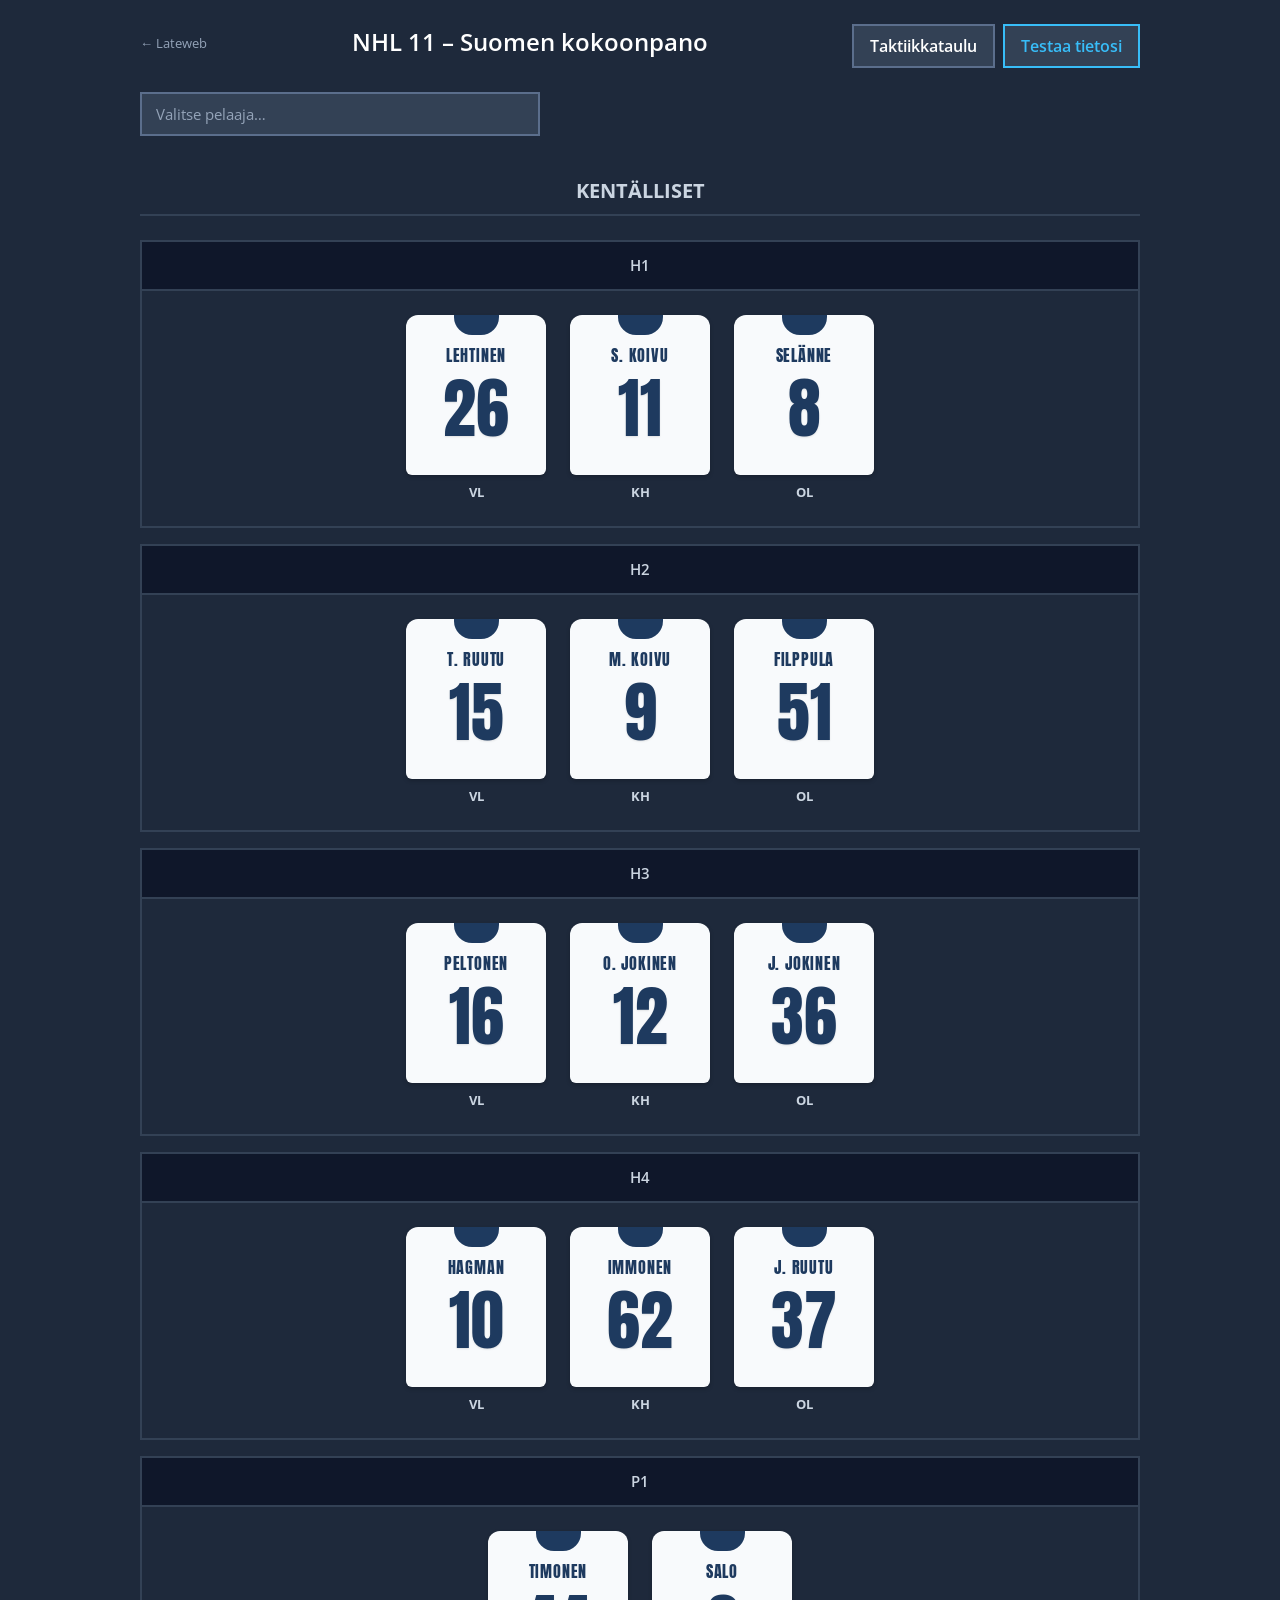
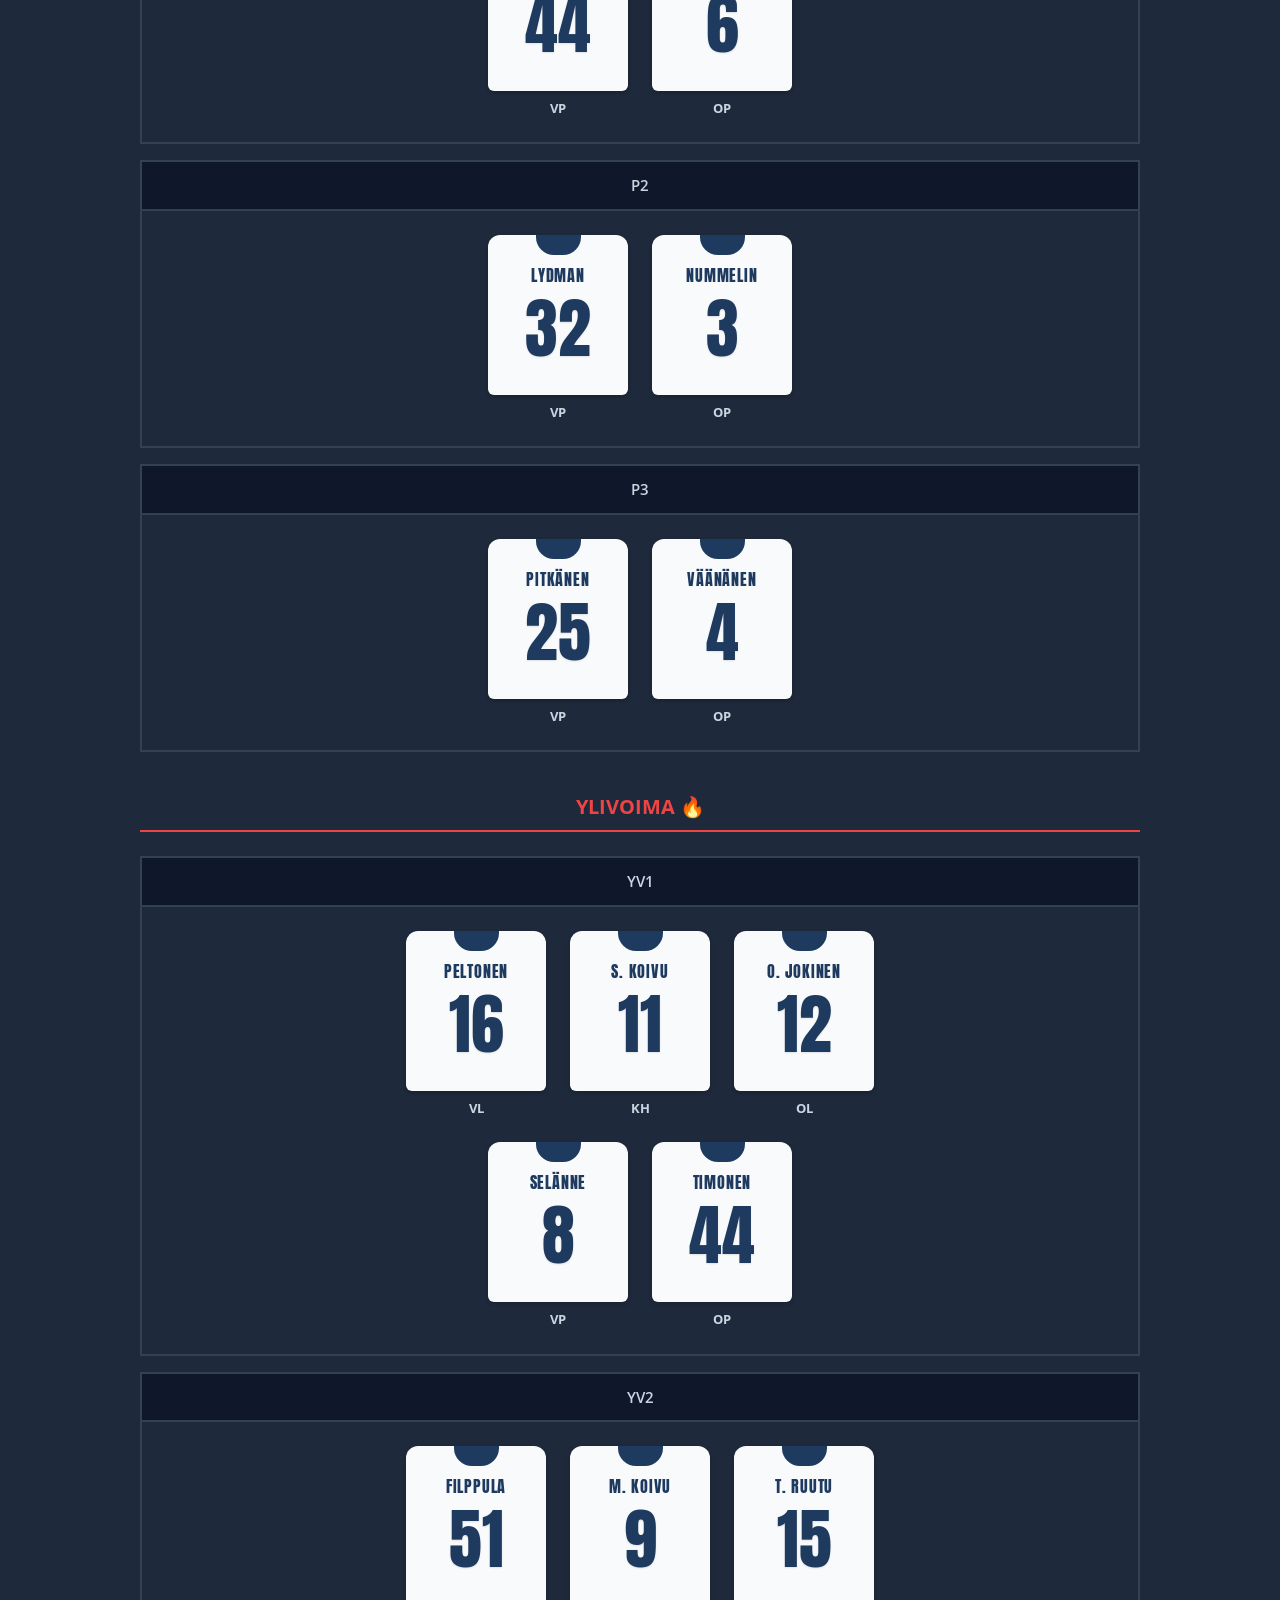
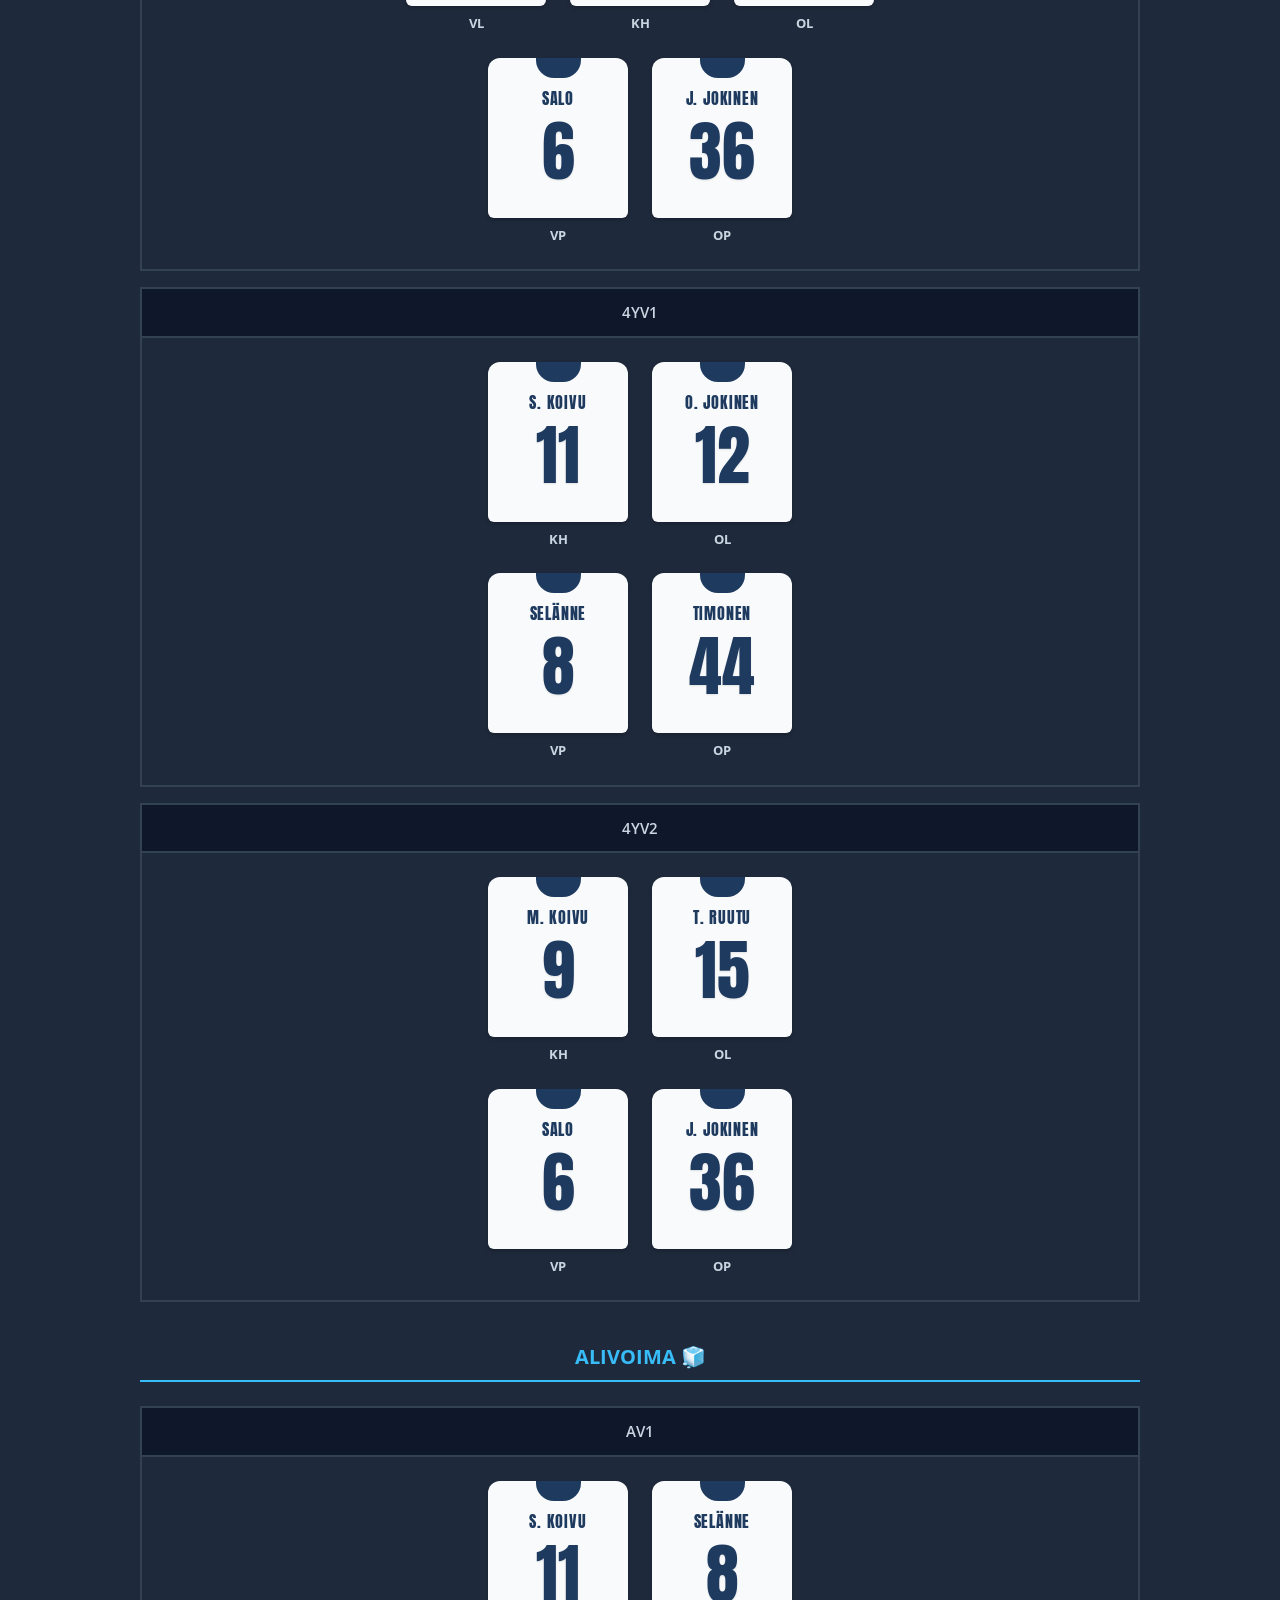
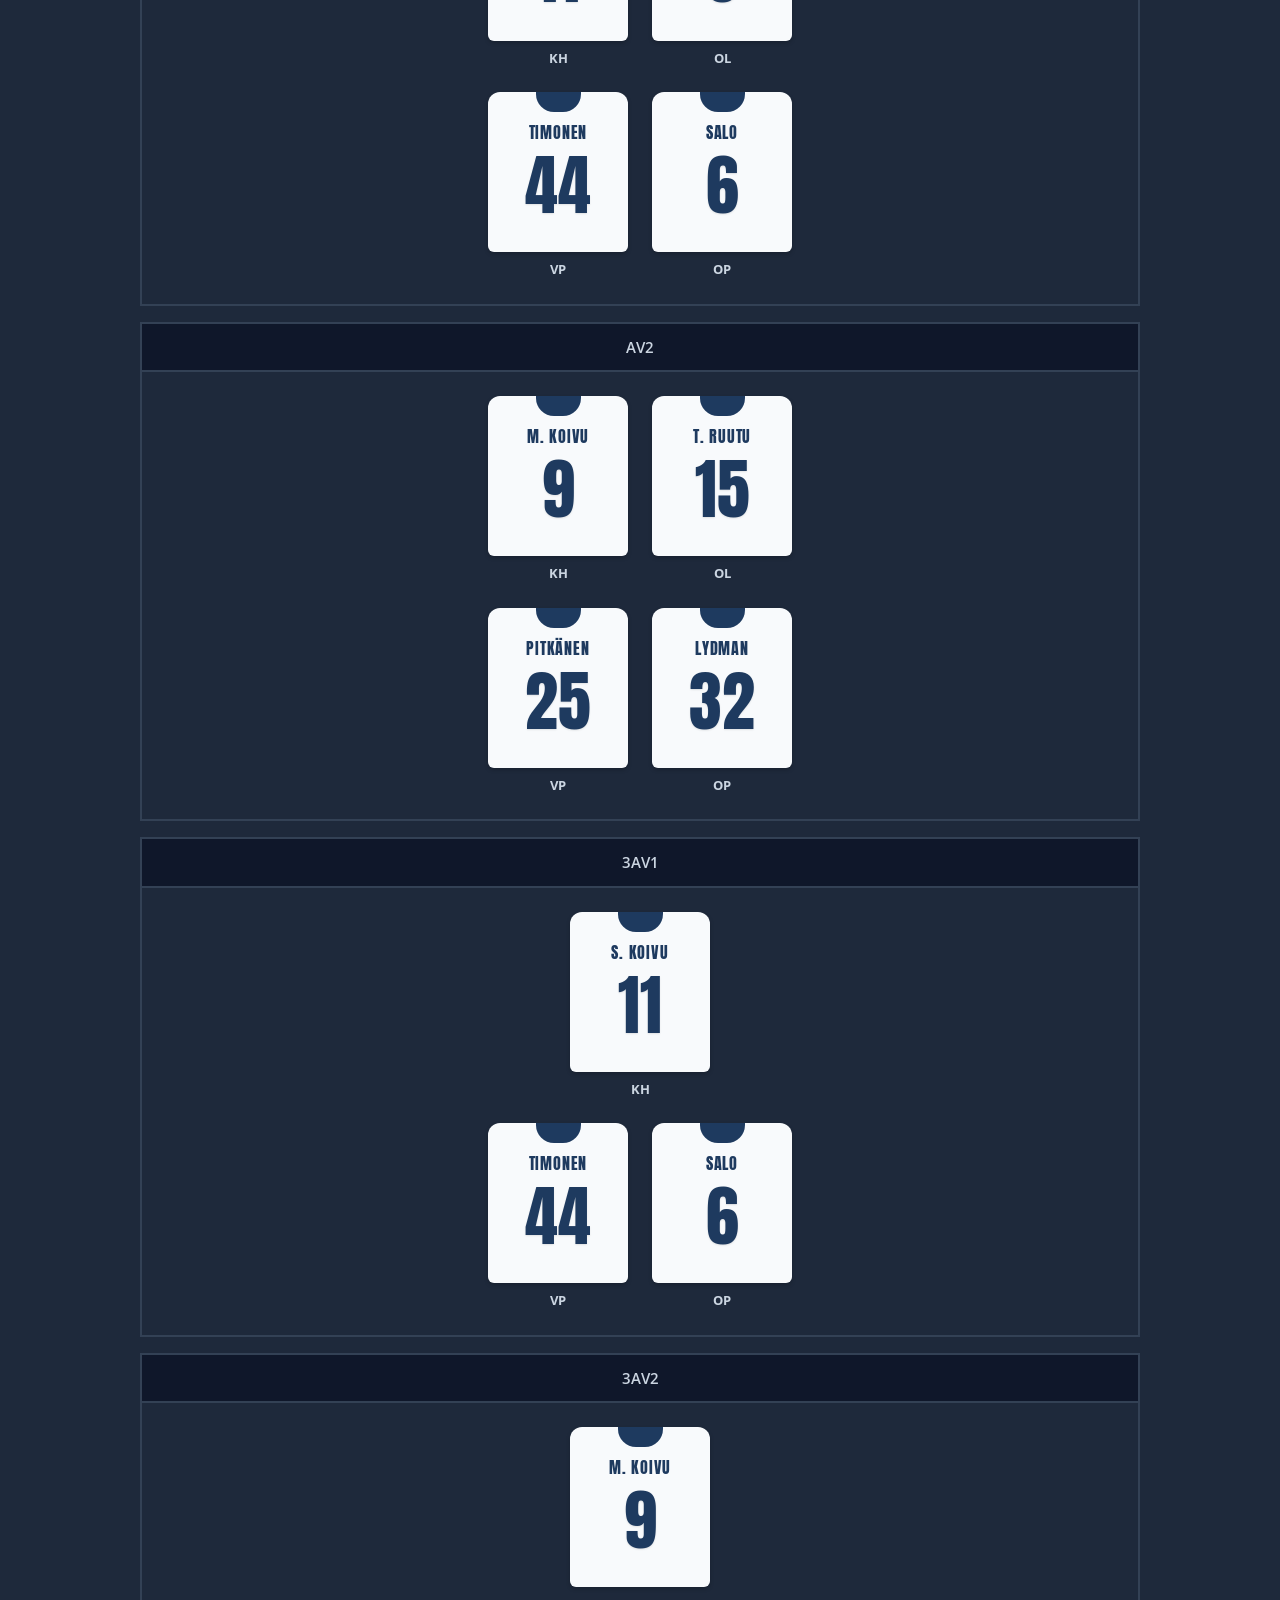
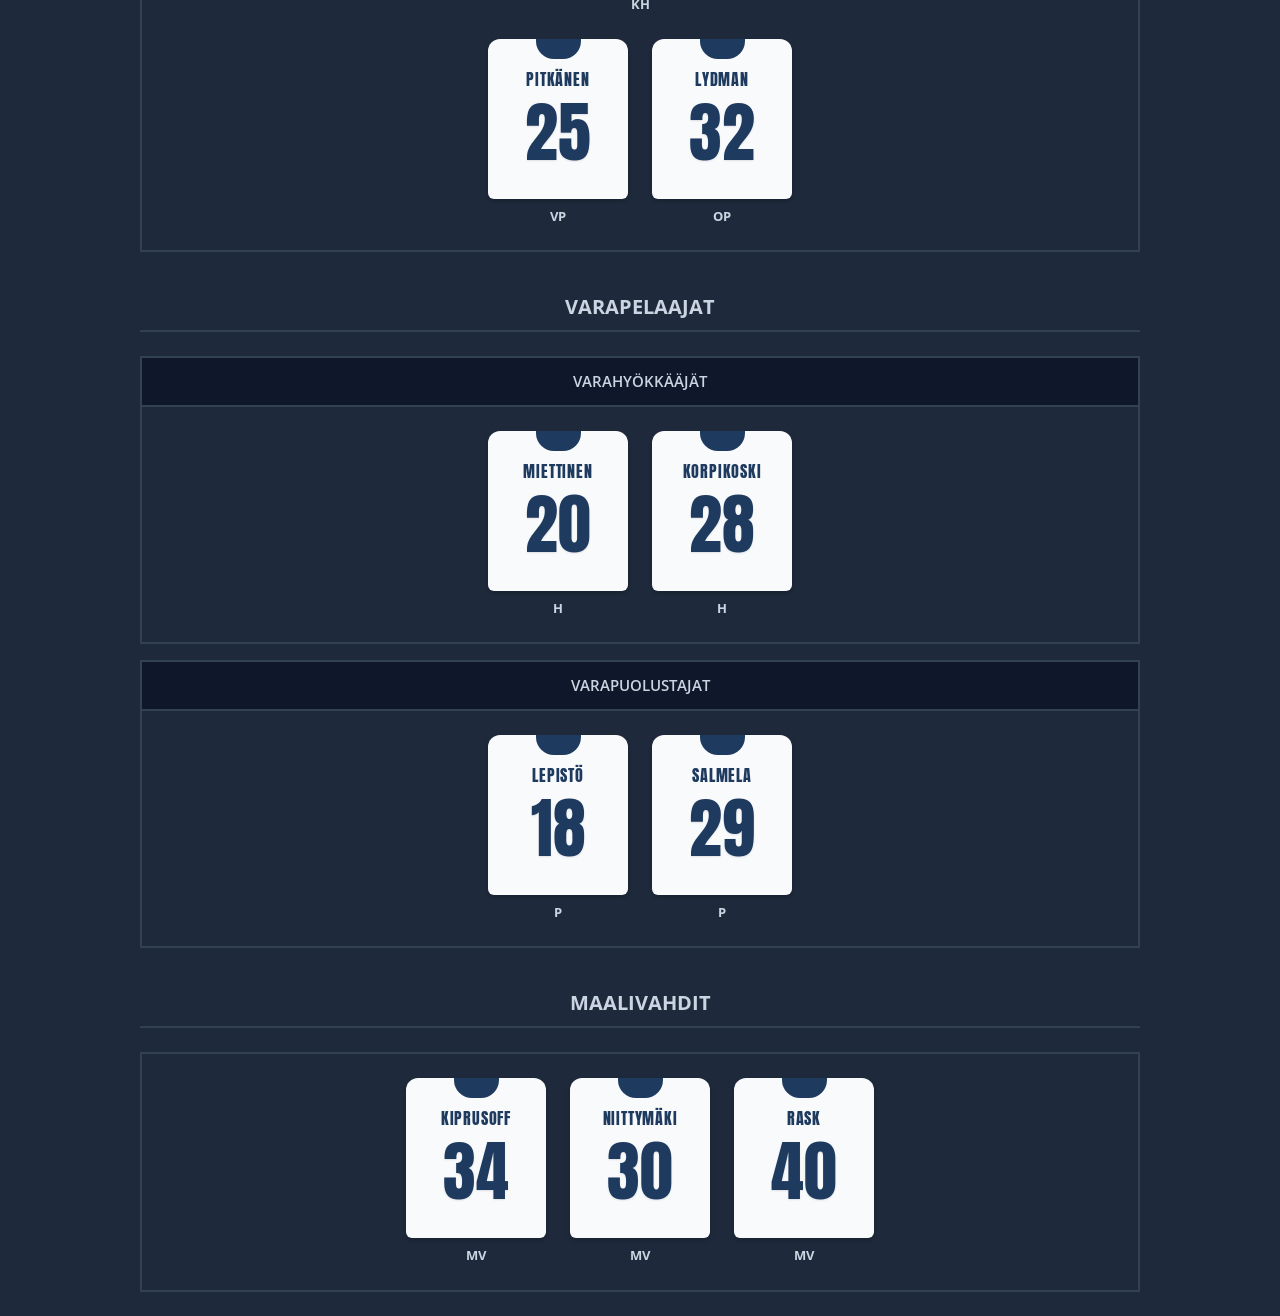
<file: index.html>
<!-- index.html -->
<!DOCTYPE html>
<html lang="fi">
<head>
  <meta charset="UTF-8">
  <meta name="viewport" content="width=device-width, initial-scale=1.0">
  <title>NHL 11 – Suomen kokoonpano</title>
  <link rel="stylesheet" href="css/base.css">
  <link rel="stylesheet" href="css/components/jersey.css">
  <link rel="stylesheet" href="css/layout.css">
  <link rel="stylesheet" href="css/components/player-selection.css">
  <link rel="stylesheet" href="css/components/player-card.css">
  <link rel="stylesheet" href="css/components/lineup.css">
  <link rel="stylesheet" href="css/components/glory-view.css">
  <link rel="stylesheet" href="css/utilities.css">
  <link rel="stylesheet" href="css/responsive.css">
</head>
<body>
  <div class="container">
    <header class="main-header">
      <a href="https://lateweb.github.io" style="font-size:13px; color:#94a3b8; text-decoration:none; display:inline-block; margin-bottom:4px;">← Lateweb</a>
      <h1 class="main-title">NHL 11 – Suomen kokoonpano</h1>
      <div class="header-controls">
        <div class="nav-links">
          <a href="taulu.html" class="nav-btn btn-board">Taktiikkataulu</a>
          <a href="visa.html" class="nav-btn btn-quiz">Testaa tietosi</a>
        </div>
      </div>
    </header>

    <div class="player-list" id="playerList"></div>

    <div class="results" id="results"></div>
  </div>

  <script type="module" src="main.js"></script>
</body>
</html>
</file>
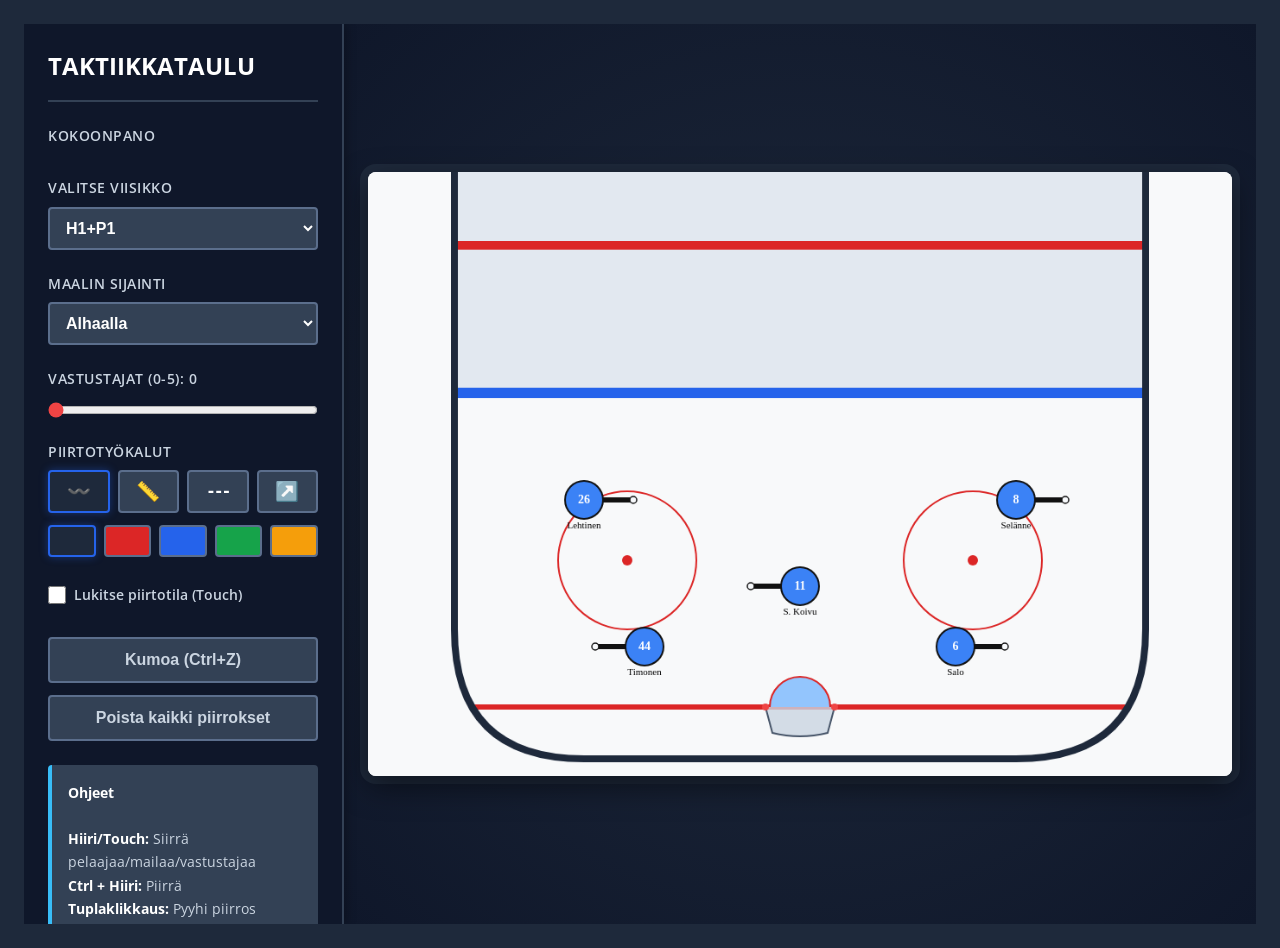
<file: taulu.html>
<!-- taulu.html -->
<!DOCTYPE html>
<html lang="fi">
<head>
  <meta charset="UTF-8" />
  <meta name="viewport" content="width=device-width, initial-scale=1.0" />
  <title>Taktiikkataulu – NHL 11</title>
  <link rel="stylesheet" href="css/base.css" />
  <link rel="stylesheet" href="css/taulu.css" />
</head>
<body>
  <div class="whiteboard-layout">
    <!-- Sidebar toolbar -->
    <aside class="toolbar">
      <h2>Taktiikkataulu</h2>

      <!-- Kokoonpano / Roster selector -->
      <div class="roster-selector">
        <label>Kokoonpano</label>
        <div id="rosterSelectorContainer"></div>
      </div>

      <!-- Viisikko / Combo dropdown -->
      <div class="toggle-group">
        <label>Valitse viisikko</label>
        <select id="comboSelect" style="width:100%;"></select>
      </div>

      <!-- Goal orientation -->
      <div class="goal-orientation">
        <label for="goalSelect">Maalin sijainti</label>
        <select id="goalSelect">
          <option value="bottom">Alhaalla</option>
          <option value="top">Ylhäällä</option>
        </select>
      </div>

      <!-- Vastustajat (Opponents slider) -->
      <div class="toggle-group opponent-slider-group">
        <label for="opponentSlider">Vastustajat (0-5): <span id="opponentCountDisplay">0</span></label>
        <input type="range" id="opponentSlider" min="0" max="5" value="0" />
      </div>

      <!-- Drawing tools (Shapes and Colors) -->
      <div class="drawing-tools">
        <label>Piirtotyökalut</label>
        <div class="tool-palette" id="toolPalette">
          <button class="tool-btn active" data-shape="freehand" title="Vapaa piirto">〰️</button>
          <button class="tool-btn" data-shape="line" title="Suora viiva">📏</button>
          <button class="tool-btn" data-shape="dashed" title="Katkoviiva" style="font-weight: 800; letter-spacing: -2px;">- - -</button>
          <button class="tool-btn" data-shape="arrow" title="Nuoli">↗️</button>
        </div>
        <div class="color-palette" id="colorPalette">
          <button class="color-btn active" data-color="#1e293b" style="background: #1e293b;" title="Musta"></button>
          <button class="color-btn" data-color="#dc2626" style="background: #dc2626;" title="Punainen"></button>
          <button class="color-btn" data-color="#2563eb" style="background: #2563eb;" title="Sininen"></button>
          <button class="color-btn" data-color="#16a34a" style="background: #16a34a;" title="Vihreä"></button>
          <button class="color-btn" data-color="#f59e0b" style="background: #f59e0b;" title="Keltainen"></button>
        </div>
      </div>

      <!-- Drawing mode toggle -->
      <div class="toggle-group">
        <label class="checkbox-label">
          <input type="checkbox" id="forceDrawMode" />
          <span>Lukitse piirtotila (Touch)</span>
        </label>
      </div>

      <!-- Action buttons -->
      <div class="actions">
        <button id="btnUndo" class="secondary" title="Kumoa viimeisin piirros">Kumoa (Ctrl+Z)</button>
        <button id="btnClearDrawings" class="secondary">Poista kaikki piirrokset</button>
      </div>

      <!-- Instructions -->
      <div class="instructions">
        <strong>Ohjeet</strong><br /><br />
        <strong>Hiiri/Touch:</strong> Siirrä pelaajaa/mailaa/vastustajaa<br />
        <strong>Ctrl + Hiiri:</strong> Piirrä<br />
        <strong>Tuplaklikkaus:</strong> Pyyhi piirros
      </div>

      <a href="index.html" class="back-link">← Takaisin kokoonpanoon</a>
    </aside>

    <!-- Canvas area -->
    <main class="canvas-area">
      <canvas id="whiteboardCanvas" width="1000" height="700"></canvas>
    </main>
  </div>

  <script type="module" src="board/main.js"></script>
</body>
</html>
</file>
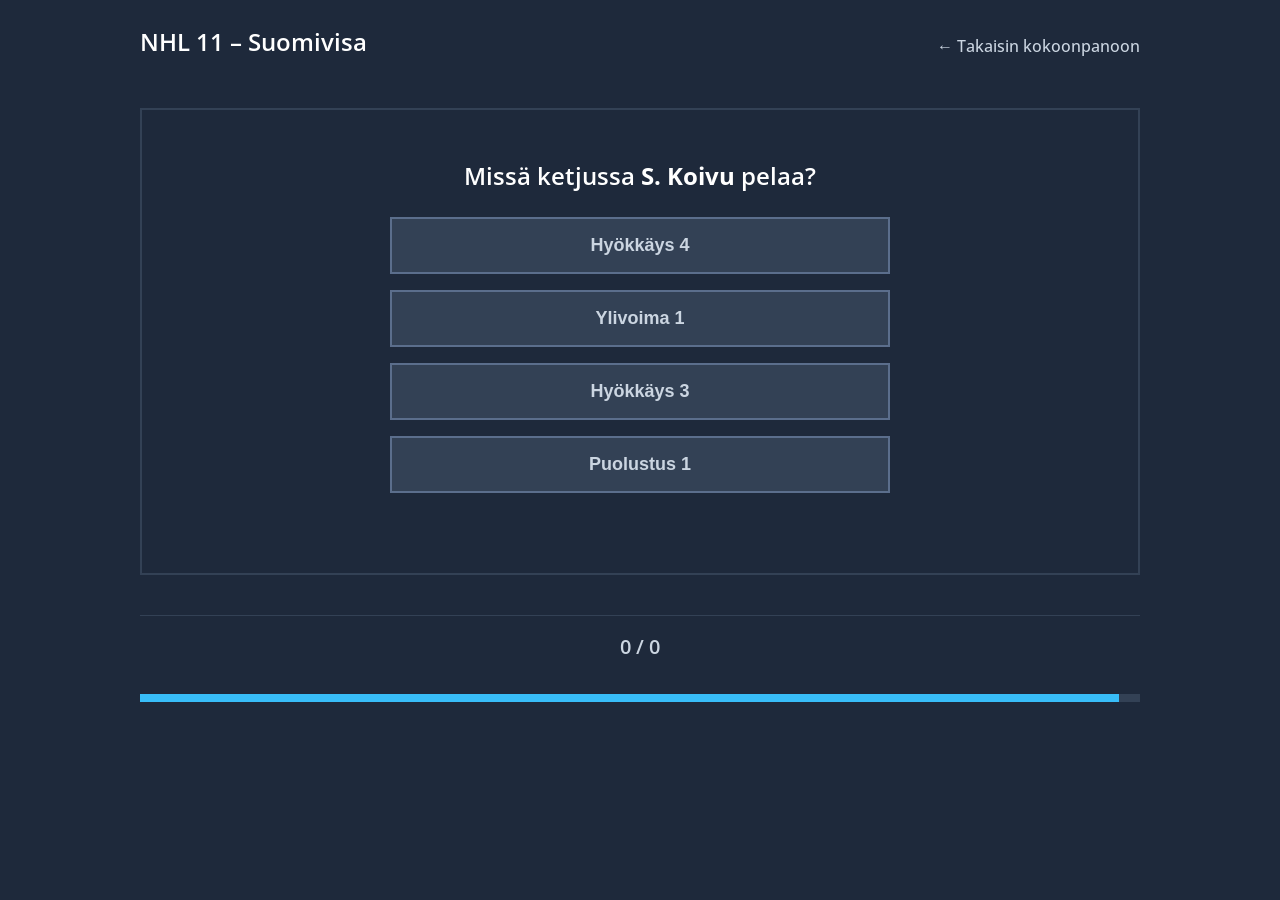
<file: visa.html>
<!-- visa.html -->
<!DOCTYPE html>
<html lang="fi">
<head>
  <meta charset="UTF-8">
  <meta name="viewport" content="width=device-width, initial-scale=1.0">
  <title>NHL 11 – Suomivisa</title>
  <link rel="stylesheet" href="css/base.css">
  <link rel="stylesheet" href="css/layout.css">
  <link rel="stylesheet" href="css/components/player-selection.css">
  <link rel="stylesheet" href="css/visa.css">
</head>
<body>
  <div class="container">
    <header class="main-header">
      <h1 class="main-title">NHL 11 – Suomivisa</h1>
      <a href="index.html" class="back-link">← Takaisin kokoonpanoon</a>
    </header>

    <div id="quizArea" class="quiz-area">
      <div class="question-container">
        <div class="question-text"></div>
      </div>
    </div>

    <div class="score-row">
      <div id="scoreDisplay" class="score-display">0 / 0</div>
    </div>

    <div class="timer-bar">
      <div id="timerBarFill" class="timer-bar-fill"></div>
    </div>
  </div>

  <script type="module" src="data/roster.js"></script>
  <script type="module" src="utils/rosterUtils.js"></script>
  <script type="module" src="game/visaGame.js"></script>
</body>
</html>
</file>
<file: css/base.css>
/* css/base.css */

/* Load Open Sans and Anton from Google Fonts */
@import url('https://fonts.googleapis.com/css2?family=Open+Sans:wght@400;600&family=Anton&display=swap');

:root {
  /* Spacing scale */
  --space-2: 8px;
  --space-4: 16px;
  --space-6: 24px;
  --space-10: 40px;

  /* Border radius */
  --radius-none: 0;
  --radius-sm: 4px;
  --radius-md: 8px;

  /* Colors – semantic naming */
  --color-bg-primary: #0f172a;
  --color-bg-secondary: #1e293b;
  --color-bg-tertiary: #334155;
  --color-text-primary: #ffffff;
  --color-text-secondary: #cbd5e1;
  --color-text-muted: #cbd5e1;
  --color-text-disabled: #94a3b8;
  --color-border-default: #5b6e8c;
  --color-border-strong: #334155;
  --color-accent-blue: #2563eb;
  --color-accent-red: #ef4444;
  --color-accent-cyan: #38bdf8;
  --color-accent-gold: #fbbf24;
  --color-highlight-bg: #1e40af;
  --color-highlight-border: #60a5fa;

  /* Jersey component tokens */
  --jersey-bg: #f8fafc;
  --jersey-primary: #1e3a5f;
  --jersey-shadow: 0 2px 4px rgba(0, 0, 0, 0.2);
  --jersey-name-letter-spacing: 0.8px;
  --jersey-number-text-shadow: 0 1px 2px rgba(0, 0, 0, 0.1);

  /* Jersey responsive dimensions */
  --jersey-width: clamp(85px, 14vw, 140px);
  --jersey-height: clamp(100px, 16vw, 160px);
  --jersey-name-size: clamp(11px, 2vw, 16px);
  --jersey-number-size: clamp(36px, 7vw, 66px);
}

* {
  margin: 0;
  padding: 0;
  box-sizing: border-box;
}

body {
  font-family: 'Open Sans', Arial, sans-serif;
  background-color: var(--color-bg-secondary);
  min-height: 100vh;
  padding: var(--space-6);
  color: var(--color-text-primary);
  font-size: 16px;
  line-height: 1.5;
}

.container {
  max-width: 1000px;
  margin: 0 auto;
}

h1 {
  text-align: left;
  margin-bottom: var(--space-6);
  color: var(--color-text-primary);
  font-size: 24px;
  font-weight: 600;
  padding-bottom: var(--space-2);
}
</file>
<file: css/components/jersey.css>
/* css/components/jersey.css */

.player-card-jersey-container {
  display: flex;
  justify-content: flex-start;
  width: 100%;
}

.player-card-jersey {
  position: relative;
  width: var(--jersey-width);
  height: var(--jersey-height);
  background-color: var(--jersey-bg);
  border-radius: clamp(8px, 1.2vw, 12px) clamp(8px, 1.2vw, 12px) clamp(4px, 0.6vw, 6px) clamp(4px, 0.6vw, 6px);
  display: flex;
  flex-direction: column;
  align-items: center;
  justify-content: flex-start;
  box-shadow: var(--jersey-shadow);
  padding: clamp(8px, 1.2vw, 12px) clamp(4px, 0.6vw, 6px);
}

.player-card-jersey::before {
  content: '';
  position: absolute;
  top: 0;
  width: clamp(28px, 4.5vw, 45px);
  height: clamp(14px, 2.5vw, 20px);
  background-color: var(--jersey-primary);
  border-radius: 0 0 clamp(14px, 2.5vw, 18px) clamp(14px, 2.5vw, 18px);
}

.player-card-jersey .jersey-name {
  font-family: 'Anton', 'Impact', sans-serif;
  font-size: var(--jersey-name-size);
  font-weight: 400;
  color: var(--jersey-primary);
  text-transform: uppercase;
  margin-top: clamp(10px, 1.8vw, 16px);
  margin-bottom: 2px;
  text-align: center;
  letter-spacing: var(--jersey-name-letter-spacing);
  white-space: nowrap;
}

.player-card-jersey .jersey-number {
  font-family: 'Anton', 'Impact', sans-serif;
  font-size: var(--jersey-number-size);
  font-weight: 400;
  color: var(--jersey-primary);
  line-height: 1;
  text-shadow: var(--jersey-number-text-shadow);
  margin-top: 6px;
}
</file>
<file: css/layout.css>
/* css/layout.css */

.results {
  display: grid;
  grid-template-columns: 1fr;
  gap: var(--space-6);
}

.glory-container {
  display: flex;
  flex-direction: column;
  gap: var(--space-10);
}

.section-main-title {
  font-size: 20px;
  text-transform: uppercase;
  color: var(--color-text-muted);
  margin-bottom: var(--space-6);
  padding-bottom: var(--space-2);
  border-bottom: 2px solid var(--color-border-strong);
  font-weight: 700;
  text-align: center;
}

.glory-section.pp .section-main-title {
  color: var(--color-accent-red);
  border-color: var(--color-accent-red);
}

.glory-section.pk .section-main-title {
  color: var(--color-accent-cyan);
  border-color: var(--color-accent-cyan);
}

/* Layout Headers for Main & Visa */
.main-header {
  display: flex;
  justify-content: space-between;
  align-items: center;
  margin-bottom: var(--space-6);
  flex-wrap: wrap;
  gap: var(--space-4);
}

.main-title {
  margin-bottom: 0;
  font-size: 24px;
  font-weight: 600;
  color: var(--color-text-primary);
}

.header-controls {
  display: flex;
  align-items: center;
  gap: var(--space-4);
  flex-wrap: wrap;
}

.lineup-container {
  min-width: 200px;
}

.nav-links {
  display: flex;
  gap: var(--space-2);
}

.nav-btn {
  text-decoration: none;
  font-weight: 600;
  padding: var(--space-2) var(--space-4);
  border: 2px solid;
  background-color: var(--color-bg-tertiary);
  white-space: nowrap;
  transition: background-color 0.2s, color 0.2s, border-color 0.2s;
}

.btn-board {
  color: var(--color-text-primary);
  border-color: var(--color-border-default);
}

.btn-board:hover {
  background-color: var(--color-bg-secondary);
  border-color: var(--color-text-muted);
}

.btn-quiz {
  color: var(--color-accent-cyan);
  border-color: var(--color-accent-cyan);
}

.btn-quiz:hover {
  background-color: var(--color-accent-cyan);
  color: var(--color-bg-primary);
}
</file>
<file: css/components/player-selection.css>
/* css/components/player-selection.css */

.player-list {
  margin-bottom: var(--space-10);
}

/* Container */
.searchable-select {
  position: relative;
  width: 100%;
  max-width: 400px;
}

/* â”€â”€ Trigger button (used only by lineup selector) â”€â”€ */
.ss-trigger {
  display: flex;
  align-items: center;
  justify-content: space-between;
  width: 100%;
  padding: 10px 14px;
  background-color: var(--color-bg-tertiary);
  border: 2px solid var(--color-border-default);
  border-radius: 0;
  font-size: 15px;
  color: var(--color-text-disabled);
  text-align: left;
  cursor: pointer;
  outline: none;
  transition: border-color 0.15s;
  gap: 8px;
}

.ss-trigger:hover {
  background-color: var(--color-bg-secondary);
}

.ss-trigger:focus {
  border-color: var(--color-accent-blue);
}

.ss-trigger-text {
  flex: 1 1 auto;
  overflow: hidden;
  text-overflow: ellipsis;
  white-space: nowrap;
}

/* â”€â”€ Combobox input (replaces the button for player selection) â”€â”€ */
.ss-input-wrapper {
  position: relative;
  display: flex;
  align-items: center;
}

.ss-trigger-input {
  flex: 1 1 auto;
  width: 100%;
  padding: 10px 14px;
  background-color: var(--color-bg-tertiary);
  border: 2px solid var(--color-border-default);
  border-radius: 0;
  font-size: 15px;
  color: var(--color-text-disabled);
  outline: none;
  transition: border-color 0.15s;
  font-family: inherit;
}

.ss-trigger-input::placeholder {
  color: var(--color-text-disabled);
}

.ss-trigger-input:hover {
  background-color: var(--color-bg-secondary);
}

.ss-trigger-input:focus {
  border-color: var(--color-accent-blue);
  color: var(--color-text-secondary);
}

/* When there's a selection, weâ€™ll style the input similarly to the old .has-selection */
.ss-trigger-input.has-selection {
  color: var(--color-text-secondary);
  font-weight: 600;
}

/* â”€â”€ Clear button â”€â”€ */
.ss-clear {
  position: absolute;
  right: 10px;
  top: 50%;
  transform: translateY(-50%);
  display: none;
  font-size: 18px;
  line-height: 1;
  color: var(--color-text-disabled);
  background: none;
  border: none;
  padding: 0 2px;
  cursor: pointer;
  transition: color 0.15s;
}

.ss-clear:hover {
  color: var(--color-text-secondary);
}

/* Show clear button when the input has a value */
.ss-input-wrapper .ss-trigger-input:not(:placeholder-shown) ~ .ss-clear {
  display: inline-block;
}

/* â”€â”€ Dropdown list â”€â”€ */
.ss-dropdown {
  position: absolute;
  top: 100%;
  left: 0;
  right: 0;
  max-height: 220px;
  overflow-y: auto;
  background-color: var(--color-bg-tertiary);
  border: 2px solid var(--color-border-default);
  border-top: none;
  z-index: 10;
}

.ss-dropdown.hidden {
  display: none;
}

/* â”€â”€ Group headers â”€â”€ */
.ss-group-label {
  padding: 6px 14px;
  font-size: 11px;
  font-weight: 800;
  text-transform: uppercase;
  color: var(--color-text-disabled);
  background-color: var(--color-bg-secondary);
  border-top: 1px solid var(--color-border-strong);
  pointer-events: none;
  user-select: none;
}

.ss-group-label:first-of-type {
  border-top: none;
}

/* â”€â”€ Clickable options â”€â”€ */
.ss-option {
  padding: 8px 14px;
  font-size: 15px;
  font-weight: 500;
  color: var(--color-text-secondary);
  cursor: pointer;
  transition: background-color 0.1s, color 0.1s;
}

.ss-option:hover,
.ss-option:focus {
  background-color: var(--color-accent-blue);
  color: var(--color-text-primary);
}
</file>
<file: css/components/player-card.css>
/* css/components/player-card.css */

.player-card {
  background-color: var(--color-bg-primary);
  border-radius: var(--radius-none);
  padding: var(--space-6);
  border: 2px solid var(--color-border-strong);
}

.player-header {
  margin-bottom: var(--space-6);
  display: flex;
  flex-direction: column;
  align-items: flex-start;
  gap: var(--space-4);
}

/* Role info section */
.role-info-row {
  display: flex;
  flex-direction: column;
  align-items: flex-start;
  gap: var(--space-2);
  width: 100%;
}

.primary-role-box {
  background-color: var(--color-bg-secondary);
  border: 2px solid var(--color-border-default);
  border-radius: var(--radius-none);
  border-left: 4px solid var(--color-text-secondary);
  padding: 14px 18px;
  display: flex;
  flex-direction: column;
  min-width: 180px;
  width: fit-content;
}

.captain-letter-row {
  font-size: 28px;
  font-weight: 800;
  color: var(--color-accent-gold);
  margin-bottom: 6px;
  line-height: 1;
}

.primary-pos {
  font-size: 36px;
  font-weight: 800;
  color: var(--color-text-primary);
  line-height: 1;
  margin-bottom: 6px;
}

.primary-line {
  font-size: 15px;
  color: var(--color-text-secondary);
  text-transform: uppercase;
  font-weight: 600;
  margin-bottom: 10px;
}

.player-shoots {
  display: flex;
  align-items: center;
  gap: 0.25rem;
  font-size: 13px;
  font-weight: 700;
  color: var(--color-text-muted);
}

.shoot-icon {
  width: 32px;
  height: 32px;
  margin-right: 8px;
  vertical-align: middle;
  user-select: none;
  -webkit-user-select: none;
}

.clipboard-only {
  position: absolute;
  width: 1px;
  height: 1px;
  padding: 0;
  margin: -1px;
  overflow: hidden;
  clip: rect(0, 0, 0, 0);
  white-space: nowrap;
  border: 0;
}

.secondary-roles-expanded {
  display: flex;
  flex-direction: column;
  gap: 6px;
  padding: 14px 18px;
  background-color: var(--color-bg-secondary);
  border: 2px solid var(--color-border-default);
  border-radius: var(--radius-none);
  min-width: 180px;
  width: fit-content;
}

.lisÃ¤ksi-label {
  font-size: 15px;
  font-weight: 700;
  color: var(--color-text-disabled);
  text-transform: uppercase;
  margin-bottom: 6px;
}

.sec-role-item-large {
  font-size: 17px;
  font-weight: 600;
  color: var(--color-text-secondary);
  padding: 3px 0;
  line-height: 1.4;
}
</file>
<file: css/components/lineup.css>
/* css/components/lineup.css */

.lineup-section {
  margin-bottom: var(--space-10);
}

.lineup-section h3 {
  font-size: 18px;
  margin-bottom: var(--space-4);
  text-transform: uppercase;
  font-weight: 700;
  border-bottom: 2px solid var(--color-border-strong);
  padding-bottom: var(--space-2);
  display: flex;
  align-items: center;
  justify-content: center;
  gap: var(--space-2);
  text-align: center;
}

.lineup-section.even h3 {
  color: var(--color-text-primary);
  border-color: var(--color-border-default);
}

.lineup-section.pp h3 {
  color: var(--color-accent-red);
  border-color: #7f1d1d;
}

.lineup-section.pk h3 {
  color: var(--color-accent-cyan);
  border-color: #0284c7;
}

.lineup-section.goalies h3 {
  color: var(--color-text-muted);
  border-color: var(--color-border-strong);
}

.lineup-grid {
  display: grid;
  grid-template-columns: 1fr;
  gap: var(--space-2);
}

.player-card .lineup-grid {
  grid-template-columns: 1fr;
}

.lineup-block {
  background-color: var(--color-bg-secondary);
  border: 2px solid var(--color-border-strong);
  border-radius: var(--radius-none);
  overflow: hidden;
}

.lineup-header {
  background-color: var(--color-bg-primary);
  padding: 12px 14px;
  font-size: 15px;
  font-weight: 600;
  color: var(--color-text-muted);
  border-bottom: 2px solid var(--color-border-strong);
  text-transform: uppercase;
  text-align: center;
}

.formation {
  padding: var(--space-4);
  display: flex;
  flex-direction: column;
  gap: var(--space-2);
  overflow-x: auto;
}

/* Row containers - never wrap, keep formation shape */
.row-3, .row-2, .row-1 {
  display: flex;
  justify-content: center;
  align-items: center;
  gap: 8px;
  width: 100%;
  flex-wrap: nowrap !important;
}

.slot {
  display: flex;
  flex-direction: column;
  align-items: center;
  gap: var(--space-2);
  padding: var(--space-2);
  border-radius: var(--radius-sm);
  flex: 0 0 auto;
  transition: background-color 0.25s ease, box-shadow 0.25s ease, border-color 0.25s ease;
}

.slot.empty {
  opacity: 0.4;
}

/* Highlight effect â€“ refined elegance */
.slot.highlight {
  background-color: rgba(30, 64, 175, 0.75);   /* deeper, richer blue */
  border: 2px solid var(--color-highlight-border);
  box-shadow: 0 0 14px rgba(96, 165, 250, 0.35);
  border-radius: var(--radius-sm);
}

/* Player position below jersey - notable */
.player-pos {
  font-size: 13px;
  font-weight: 700;
  color: var(--color-text-secondary);
  text-transform: uppercase;
}
</file>
<file: css/components/glory-view.css>
/* css/components/glory-view.css */

.glory-section .lineup-stack {
  display: flex;
  flex-direction: column;
  gap: var(--space-4);
}

/* Goalie section - matches reserve style */
.glory-section.goalies .section-main-title {
  color: var(--color-text-muted);
  border-color: var(--color-border-strong);
}

.glory-section.goalies .lineup-stack {
  display: flex;
  flex-direction: column;
  gap: var(--space-2);
}

.glory-section.goalies .lineup-block {
  background-color: var(--color-bg-secondary);
  border: 2px solid var(--color-border-strong);
  border-radius: var(--radius-none);
  overflow: hidden;
}

.glory-section.goalies .formation {
  padding: var(--space-4);
  display: flex;
  justify-content: center;
  flex-wrap: wrap;
  gap: var(--space-4);
}
</file>
<file: css/utilities.css>
/* css/utilities.css */
.header-row {
  display: flex;
  justify-content: space-between;
  align-items: center;
  margin-bottom: var(--space-4);
}
</file>
<file: css/responsive.css>
/* css/responsive.css */

/* Mobile adjustments for small screens */
@media (max-width: 480px) {
  body {
    padding: 10px;
  }

  .row-3, .row-2, .row-1 {
    gap: 4px;
    justify-content: center;
  }

  .slot {
    padding: 4px 3px;
    flex: 0 0 auto;
  }

  /* Jersey dimension overrides REMOVED to allow original clamp() fluid scaling */

  .player-pos {
    font-size: 11px;
  }

  .formation {
    padding: 8px 6px;
  }

  .lineup-header {
    font-size: 13px;
    padding: 8px 10px;
  }

  .lineup-section h3 {
    font-size: 16px;
  }
}

/* Very small screens (iPhone SE, etc.) */
@media (max-width: 360px) {
  .player-pos {
    font-size: 10px;
  }

  .row-3, .row-2, .row-1 {
    gap: 3px;
  }
}

/* Tablet screens */
@media (min-width: 481px) and (max-width: 768px) {
  .player-pos {
    font-size: 13px;
  }
}

/* Large desktop screens */
@media (min-width: 1400px) {
  .player-pos {
    font-size: 17px;
  }

  .lineup-header {
    font-size: 16px;
  }

  .lineup-section h3 {
    font-size: 20px;
  }
}
</file>
<file: css/taulu.css>
/* css/taulu.css */

.whiteboard-layout {
  display: flex;
  height: 100vh;
  background: var(--color-bg-secondary);
  overflow: hidden; /* Prevents scrollbars from appearing unnecessarily */
}

/* â”€â”€ Sidebar â”€â”€ */
.toolbar {
  width: 320px;
  min-width: 320px;
  background: var(--color-bg-primary);
  padding: var(--space-6);
  display: flex;
  flex-direction: column;
  gap: var(--space-6);
  overflow-y: auto;
  border-right: 2px solid var(--color-border-strong);
  box-shadow: 2px 0 10px rgba(0, 0, 0, 0.3);
  z-index: 10;
}

.toolbar h2 {
  font-size: 1.5rem;
  margin: 0;
  color: var(--color-text-primary);
  font-weight: 700;
  text-transform: uppercase;
  border-bottom: 2px solid var(--color-border-strong);
  padding-bottom: var(--space-4);
}

/* Common form group styling */
.roster-selector,
.toggle-group,
.goal-orientation,
.drawing-tools {
  display: flex;
  flex-direction: column;
  gap: 8px;
}

.toolbar label {
  font-size: 0.85rem;
  color: var(--color-text-muted);
  font-weight: 600;
  text-transform: uppercase;
  letter-spacing: 0.5px;
}

/* Select element styling inside sidebar */
.toolbar select {
  width: 100%;
  padding: 10px 12px;
  background: var(--color-bg-tertiary);
  border: 2px solid var(--color-border-default);
  color: var(--color-text-primary);
  border-radius: var(--radius-sm);
  font-weight: 600;
  font-size: 1rem;
  cursor: pointer;
  outline: none;
  transition: border-color 0.2s, background-color 0.2s;
}

.toolbar select:hover {
  background: var(--color-bg-secondary);
}

.toolbar select:focus {
  border-color: var(--color-accent-blue);
  background: var(--color-bg-secondary);
}

/* â”€â”€ Opponent Slider â”€â”€ */
.opponent-slider-group input[type="range"] {
  width: 100%;
  margin-top: 4px;
  accent-color: var(--color-accent-red);
  cursor: pointer;
}

/* Checkbox label styling */
.checkbox-label {
  display: flex;
  align-items: center;
  gap: 8px;
  cursor: pointer;
  font-size: 0.9rem;
  color: var(--color-text-primary);
  font-weight: 500;
  text-transform: none !important;
  letter-spacing: normal !important;
}

.checkbox-label input[type="checkbox"] {
  width: 18px;
  height: 18px;
  cursor: pointer;
}

/* â”€â”€ Palette Tools â”€â”€ */
.tool-palette, .color-palette {
  display: flex;
  gap: 8px;
  margin-bottom: 4px;
}

.tool-btn {
  flex: 1;
  padding: 8px 0;
  background: var(--color-bg-tertiary);
  border: 2px solid var(--color-border-default);
  color: var(--color-text-primary);
  border-radius: var(--radius-sm);
  cursor: pointer;
  font-size: 1.2rem;
  transition: all 0.2s;
  display: flex;
  align-items: center;
  justify-content: center;
}

.color-btn {
  flex: 1;
  height: 32px;
  border: 2px solid var(--color-border-default);
  border-radius: var(--radius-sm);
  cursor: pointer;
  transition: all 0.2s;
}

.tool-btn:hover, .color-btn:hover {
  transform: translateY(-2px);
}

.tool-btn.active, .color-btn.active {
  border-color: var(--color-accent-blue);
  background-color: var(--color-bg-secondary);
  box-shadow: 0 0 8px rgba(37, 99, 235, 0.4);
}

/* Action buttons */
.actions {
  display: flex;
  flex-direction: column;
  gap: 12px;
  margin-top: var(--space-2);
}

.actions button {
  padding: 12px;
  border: none;
  border-radius: var(--radius-sm);
  font-weight: 700;
  cursor: pointer;
  font-size: 1rem;
  transition: background-color 0.2s, transform 0.1s, border-color 0.2s;
}

.actions button:active {
  transform: translateY(1px);
}

button.secondary {
  background: var(--color-bg-tertiary);
  color: var(--color-text-secondary);
  border: 2px solid var(--color-border-default);
}

button.secondary:hover {
  background: var(--color-bg-secondary);
  color: white;
  border-color: var(--color-text-muted);
}

/* Helper Instructions */
.instructions {
  background-color: var(--color-bg-tertiary);
  padding: var(--space-4);
  border-radius: var(--radius-sm);
  border-left: 4px solid var(--color-accent-cyan);
  color: var(--color-text-muted);
  font-size: 0.9rem;
  line-height: 1.6;
  margin-top: auto; /* Pushes it to bottom naturally if space permits */
}

.instructions strong {
  color: var(--color-text-primary);
}

/* Back link */
.back-link {
  color: var(--color-text-secondary);
  text-decoration: none;
  font-weight: 600;
  font-size: 1rem;
  padding-top: var(--space-4);
  border-top: 2px solid var(--color-border-strong);
  transition: color 0.2s;
  text-align: center;
}

.back-link:hover {
  color: var(--color-accent-cyan);
}

/* â”€â”€ Canvas Area â”€â”€ */
.canvas-area {
  flex: 1;
  display: flex;
  justify-content: center;
  align-items: center;
  background-color: #0f172a;
  background-image: radial-gradient(circle at center, #1e293b 0%, #0f172a 100%);
  padding: var(--space-6);
  position: relative;
}

canvas {
  background: #f8f9fa;
  box-shadow: 0 10px 30px rgba(0, 0, 0, 0.5), 0 0 0 8px #1e293b;
  cursor: default;
  max-width: 100%;
  max-height: 100%;
  width: auto;
  height: auto;
  aspect-ratio: 1000 / 700;
  border-radius: 8px;
  display: block; /* Removes inline gap below canvas */
  touch-action: none; /* Prevents scroll/zoom on touch devices */
}

/* â”€â”€ Responsive adjustments â”€â”€ */
@media (max-width: 768px) {
  .whiteboard-layout {
    flex-direction: column;
    overflow-y: auto;
    height: auto;
    min-height: 100vh;
  }
  
  .toolbar {
    width: 100%;
    min-width: auto;
    border-right: none;
    border-bottom: 2px solid var(--color-border-strong);
    box-shadow: 0 2px 10px rgba(0, 0, 0, 0.3);
  }
  
  .canvas-area {
    min-height: 50vh;
    padding: var(--space-4);
  }
}
</file>
<file: css/visa.css>
/* css/visa.css */

.quiz-area {
  background-color: var(--color-bg-secondary);
  border: 2px solid var(--color-border-strong);
  border-radius: var(--radius-none);
  padding: var(--space-2) var(--space-10) var(--space-10);
  margin: var(--space-10) 0;
  text-align: center;
}

.question-container {
  display: flex;
  flex-direction: column;
  justify-content: flex-end;
  height: 75px;
  width: 100%;
  margin-bottom: var(--space-6);
}

.question-text {
  font-size: 24px;
  font-weight: 600;
  line-height: 1.4;
  color: var(--color-text-primary);
  text-align: center;
  margin: 0;
  padding: 0;
}

.options-grid {
  display: grid;
  grid-template-columns: 1fr;
  gap: var(--space-4);
  margin-bottom: var(--space-10);
  max-width: 500px;
  margin-left: auto;
  margin-right: auto;
}

.options-grid .option-btn {
  width: 100%;
  text-align: center;
}

.option-btn {
  background-color: var(--color-bg-tertiary);
  border: 2px solid var(--color-border-default);
  border-radius: 0;
  padding: var(--space-4) var(--space-6);
  font-size: 18px;
  font-weight: 700;
  color: var(--color-text-secondary);
  cursor: pointer;
  transition: background-color 0.15s, border-color 0.15s, color 0.15s;
}

.option-btn:hover:not(:disabled) {
  background-color: var(--color-accent-blue);
  border-color: var(--color-accent-blue);
  color: var(--color-text-primary);
}

.option-btn.correct {
  background-color: #10b981;
  border-color: #059669;
  color: white;
}

.option-btn.incorrect {
  background-color: var(--color-accent-red);
  border-color: #b91c1c;
  color: white;
}

.option-btn:disabled {
  opacity: 0.6;
  cursor: not-allowed;
}

/* Score layout */
.score-row {
  display: flex;
  justify-content: space-between;
  align-items: baseline;
  gap: var(--space-4);
  margin-top: var(--space-4);
}

.score-display {
  flex: 1;
  font-size: 20px;
  font-weight: 600;
  color: var(--color-text-muted);
  text-align: center;
  padding: var(--space-4);
  border-top: 1px solid var(--color-border-strong);
}

/* Timer bar */
.timer-bar {
  background-color: var(--color-bg-tertiary);
  border-radius: var(--radius-none);
  height: 8px;
  overflow: hidden;
  margin-top: var(--space-4);
}

.timer-bar-fill {
  background-color: var(--color-accent-cyan);
  width: 100%;
  height: 100%;
  transition: width 0.1s linear;
}

/* Result screen (consolidated) */
.result-box {
  text-align: center;
  padding: var(--space-6) 0;
}

.result-box h2 {
  color: var(--color-text-primary);
  font-size: 32px;
  margin-bottom: var(--space-2);
}

.result-subtext {
  font-size: 18px;
  color: var(--color-text-secondary);
  margin-bottom: var(--space-4);
}

.result-box .final-score {
  font-size: 56px;
  font-weight: 800;
  color: var(--color-accent-cyan);
  margin-bottom: var(--space-10);
  line-height: 1;
}

.play-again-btn {
  width: 100%;
  max-width: 300px;
  margin: 0 auto;
  display: block;
  font-size: 20px;
  padding: var(--space-6);
  border-radius: var(--radius-none);
}

.play-again-btn:hover {
  background-color: var(--color-highlight-bg);
}

.back-link {
  color: var(--color-text-secondary);
  text-decoration: none;
  font-weight: 500;
}

.back-link:hover {
  color: var(--color-accent-cyan);
}
</file>
